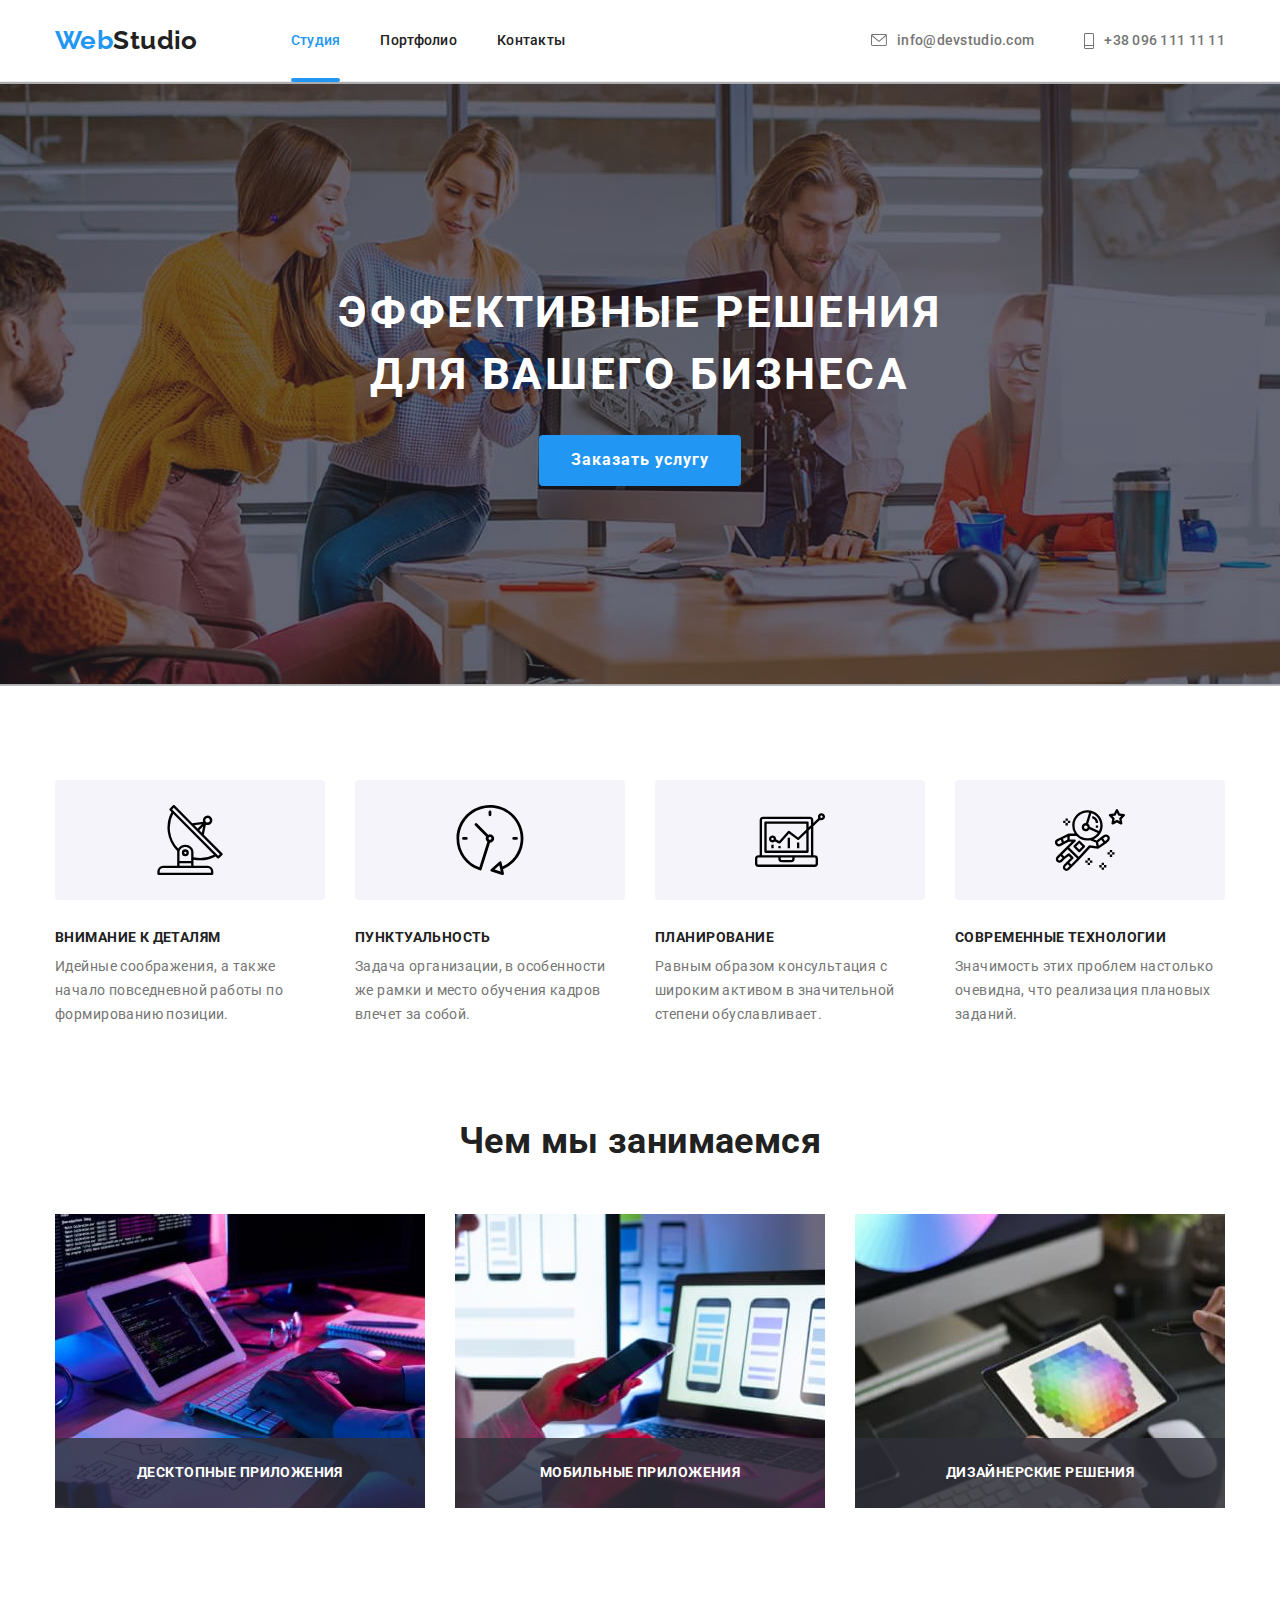
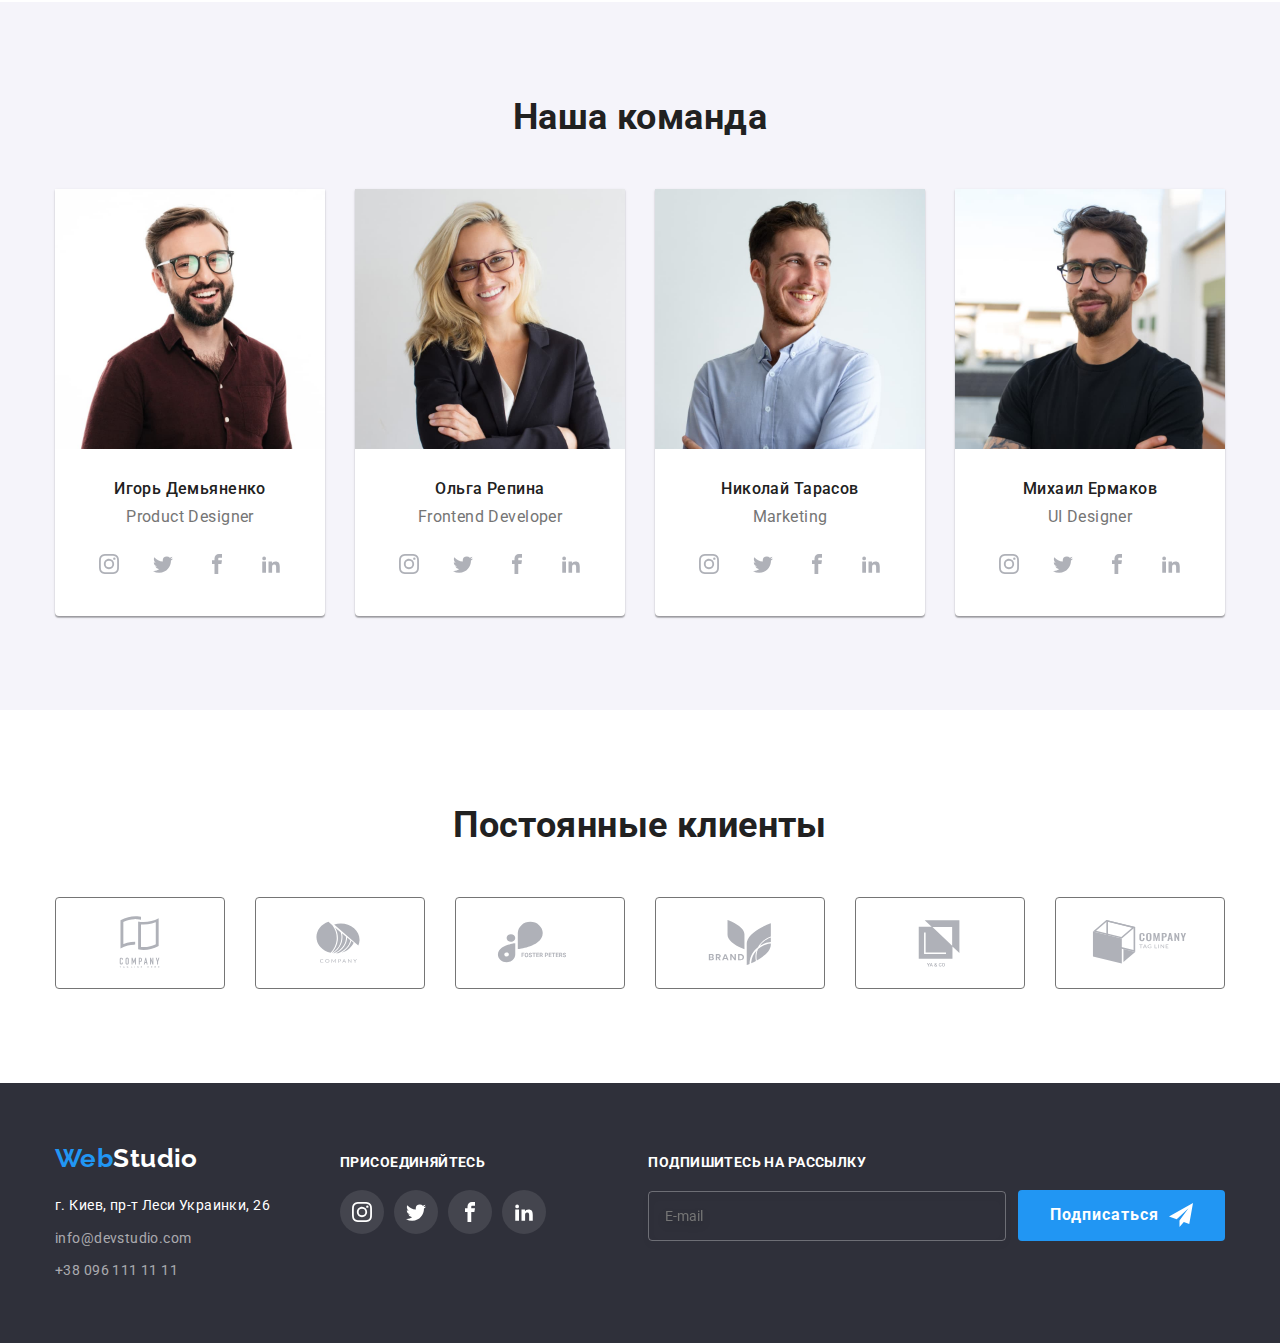
<file: index.html>
<!DOCTYPE html>
<html lang="ru">
  <head>
    <meta charset="UTF-8" />
    <meta
      http-equiv="X-UA-Compatible"
      content="IE=edge"
    />
    <meta
      name="viewport"
      content="width=device-width, initial-scale=1.0"
    />
    <link
      href="https://fonts.googleapis.com/css2?family=Raleway:wght@700&family=Roboto:wght@400;500;700;900&display=swap"
      rel="stylesheet"
    />
    <link
      rel="stylesheet"
      href="https://cdnjs.cloudflare.com/ajax/libs/modern-normalize/1.1.0/modern-normalize.min.css"
    />
    <link
      rel="stylesheet"
      href="./style/styles.css"
    />
    <title>goit-markup-hw-05</title>
  </head>
  <body>
    <!-- Шапка -->
    <header>
      <div class="conteiner main-nav">
        <nav class="navigator">
          <a
            href="./index.html"
            class="logo header-logo"
            ><span class="logo-accent">Web</span
            >Studio</a
          >
          <ul class="site-nav list">
            <li class="site-nav__item">
              <a
                href="./index.html"
                class="site-nav__link curent"
                >Студия</a
              >
            </li>
            <li class="site-nav__item">
              <a
                href="./portfolio.html"
                class="site-nav__link"
                >Портфолио</a
              >
            </li>
            <li class="site-nav__item">
              <a href="" class="site-nav__link"
                >Контакты</a
              >
            </li>
          </ul>
        </nav>
        <ul class="contact__list list">
          <li class="contact__item">
            <a
              href="tomail:info@devstudio.com"
              class="contact__link"
            >
              <svg
                class="contact__icon"
                width="16"
                height="12"
              >
                <use
                  href="./images/icons.svg/header.svg#icon-envelope-hover"
                ></use>
              </svg>
              info@devstudio.com
            </a>
          </li>
          <li class="contact__item">
            <a
              href="tel:+380961111111"
              class="contact__link"
            >
              <svg
                class="contact__icon"
                width="10"
                height="16"
              >
                <use
                  href="./images/icons.svg/header.svg#icon-Vector-2"
                ></use>
              </svg>
              +38 096 111 11 11</a
            >
          </li>
        </ul>
      </div>
    </header>
    <!-- Hero -->
    <main>
      <section class="hero">
        <div class="conteiner">
          <h1 class="hero_title">
            Эффективные решения<br />для вашего
            бизнеса
          </h1>
          <button
            type="button"
            class="button"
            data-modal-open
          >
            Заказать услугу
          </button>
        </div>
      </section>
      <!-- feature -->
      <section class="section">
        <div class="conteiner">
          <h2 class="visually-hidden">
            Позиция сайта
          </h2>
          <ul class="feature__list list">
            <li class="feature__item">
              <div class="feature-conteiner">
                <svg
                  class="feature-conteiner__icon"
                  width="70"
                  height="70"
                >
                  <use
                    href="./images/icons.svg/sprite.svg#icon-antenna-1"
                  ></use>
                </svg>
              </div>
              <h3
                class="feature-conteiner__title"
              >
                Внимание к деталям
              </h3>
              <p
                class="feature-conteiner__paragraf"
              >
                Идейные соображения, а также
                начало повседневной работы по
                формированию позиции.
              </p>
            </li>
            <li class="feature__item">
              <div class="feature-conteiner">
                <svg
                  class="feature-conteiner__icon"
                  width="70"
                  height="70"
                >
                  <use
                    href="./images/icons.svg/sprite.svg#icon-clock-1"
                  ></use>
                </svg>
              </div>
              <h3
                class="feature-conteiner__title"
              >
                Пунктуальность
              </h3>
              <p
                class="feature-conteiner__paragraf"
              >
                Задача организации, в особенности
                же рамки и место обучения кадров
                влечет за собой.
              </p>
            </li>
            <li class="feature__item">
              <div class="feature-conteiner">
                <svg
                  class="feature-conteiner__icon"
                  width="70"
                  height="70"
                >
                  <use
                    href="./images/icons.svg/sprite.svg#icon-diagram-1"
                  ></use>
                </svg>
              </div>
              <h3
                class="feature-conteiner__title"
              >
                Планирование
              </h3>
              <p
                class="feature-conteiner__paragraf"
              >
                Равным образом консультация с
                широким активом в значительной
                степени обуславливает.
              </p>
            </li>
            <li class="feature__item">
              <div class="feature-conteiner">
                <svg
                  class="feature-conteiner__icon"
                  width="70"
                  height="70"
                >
                  <use
                    href="./images/icons.svg/sprite.svg#icon-astronaut-1"
                  ></use>
                </svg>
              </div>
              <h3
                class="feature-conteiner__title"
              >
                Современные технологии
              </h3>
              <p
                class="feature-conteiner__paragraf"
              >
                Значимость этих проблем настолько
                очевидна, что реализация плановых
                заданий.
              </p>
            </li>
          </ul>
        </div>
      </section>
      <!-- About -->
      <section class="section padding">
        <div class="conteiner">
          <h2 class="title">Чем мы занимаемся</h2>
          <ul class="about__list list">
            <li class="about__item">
              <img
                src="./images/img1.jpg"
                alt="комп"
                width="370"
              />
              <div class="photo-text">
                <p class="photo-paragraf">
                  Десктопные приложения
                </p>
              </div>
            </li>
            <li class="about__item">
              <img
                src="./images/img2.jpg"
                alt="телефон"
                width="370"
              />
              <div class="photo-text">
                <p class="photo-paragraf">
                  Мобильные приложения
                </p>
              </div>
            </li>
            <li class="about__item">
              <img
                src="./images/img3.jpg"
                alt="планшет"
                width="370"
              />
              <div class="photo-text">
                <p class="photo-paragraf">
                  Дизайнерские решения
                </p>
              </div>
            </li>
          </ul>
        </div>
      </section>
      <!-- Team -->
      <section class="about-team section">
        <div class="conteiner">
          <h2 class="title">Наша команда</h2>
          <ul class="team__list list">
            <li class="team__item">
              <img
                src="./images/img(4)(1).jpg"
                alt="парень"
                width="270"
              />
              <h3 class="team__name">
                Игорь Демьяненко
              </h3>
              <p class="team__profession">
                Product Designer
              </p>
              <ul class="social__list list">
                <li class="social__item">
                  <a href="" class="social__link">
                    <svg
                      class="social__logo"
                      width="20"
                      height="20"
                    >
                      <use
                        href="./images/icons.svg/sprite.svg#icon-instagram"
                      ></use></svg
                  ></a>
                </li>
                <li class="social__item">
                  <a href="" class="social__link">
                    <svg
                      class="social__logo"
                      width="20"
                      height="20"
                    >
                      <use
                        href="./images/icons.svg/sprite.svg#icon-twitter"
                      ></use></svg
                  ></a>
                </li>
                <li class="social__item">
                  <a href="" class="social__link">
                    <svg
                      class="social__logo"
                      width="20"
                      height="20"
                    >
                      <use
                        href="./images/icons.svg/sprite.svg#icon-facebook"
                      ></use></svg
                  ></a>
                </li>
                <li class="social__item">
                  <a href="" class="social__link">
                    <svg
                      class="social__logo"
                      width="20"
                      height="20"
                    >
                      <use
                        href="./images/icons.svg/sprite.svg#icon-linkedin2"
                      ></use></svg
                  ></a>
                </li>
              </ul>
            </li>
            <li class="team__item">
              <img
                src="./images/img(5)(1).jpg"
                alt="девушка"
                width="270"
              />
              <h3 class="team__name">
                Ольга Репина
              </h3>
              <p class="team__profession">
                Frontend Developer
              </p>
              <ul class="social__list list">
                <li class="social__item">
                  <a href="" class="social__link">
                    <svg
                      class="social__logo"
                      width="20"
                      height="20"
                    >
                      <use
                        href="./images/icons.svg/sprite.svg#icon-instagram"
                      ></use></svg
                  ></a>
                </li>
                <li class="social__item">
                  <a href="" class="social__link">
                    <svg
                      class="social__logo"
                      width="20"
                      height="20"
                    >
                      <use
                        href="./images/icons.svg/sprite.svg#icon-twitter"
                      ></use></svg
                  ></a>
                </li>
                <li class="social__item">
                  <a href="" class="social__link">
                    <svg
                      class="social__logo"
                      width="20"
                      height="20"
                    >
                      <use
                        href="./images/icons.svg/sprite.svg#icon-facebook"
                      ></use></svg
                  ></a>
                </li>
                <li class="social__item">
                  <a href="" class="social__link">
                    <svg
                      class="social__logo"
                      width="20"
                      height="20"
                    >
                      <use
                        href="./images/icons.svg/sprite.svg#icon-linkedin2"
                      ></use></svg
                  ></a>
                </li>
              </ul>
            </li>
            <li class="team__item">
              <img
                src="./images/img(6)(1).jpg"
                alt="парень"
                width="270"
              />
              <h3 class="team__name">
                Николай Тарасов
              </h3>
              <p class="team__profession">
                Marketing
              </p>
              <ul class="social__list list">
                <li class="social__item">
                  <a href="" class="social__link">
                    <svg
                      class="social__logo"
                      width="20"
                      height="20"
                    >
                      <use
                        href="./images/icons.svg/sprite.svg#icon-instagram"
                      ></use></svg
                  ></a>
                </li>
                <li class="social__item">
                  <a href="" class="social__link">
                    <svg
                      class="social__logo"
                      width="20"
                      height="20"
                    >
                      <use
                        href="./images/icons.svg/sprite.svg#icon-twitter"
                      ></use></svg
                  ></a>
                </li>
                <li class="social__item">
                  <a href="" class="social__link">
                    <svg
                      class="social__logo"
                      width="20"
                      height="20"
                    >
                      <use
                        href="./images/icons.svg/sprite.svg#icon-facebook"
                      ></use></svg
                  ></a>
                </li>
                <li class="social__item">
                  <a href="" class="social__link">
                    <svg
                      class="social__logo"
                      width="20"
                      height="20"
                    >
                      <use
                        href="./images/icons.svg/sprite.svg#icon-linkedin2"
                      ></use></svg
                  ></a>
                </li>
              </ul>
            </li>
            <li class="team__item">
              <img
                src="./images/img(7)(1).jpg"
                alt="парень в очках"
                width="270"
              />
              <h3 class="team__name">
                Михаил Ермаков
              </h3>
              <p class="team__profession">
                UI Designer
              </p>
              <ul class="social__list list">
                <li class="social__item">
                  <a href="" class="social__link">
                    <svg
                      class="social__logo"
                      width="20"
                      height="20"
                    >
                      <use
                        href="./images/icons.svg/sprite.svg#icon-instagram"
                      ></use></svg
                  ></a>
                </li>
                <li class="social__item">
                  <a href="" class="social__link">
                    <svg
                      class="social__logo"
                      width="20"
                      height="20"
                    >
                      <use
                        href="./images/icons.svg/sprite.svg#icon-twitter"
                      ></use></svg
                  ></a>
                </li>
                <li class="social__item">
                  <a href="" class="social__link">
                    <svg
                      class="social__logo"
                      width="20"
                      height="20"
                    >
                      <use
                        href="./images/icons.svg/sprite.svg#icon-facebook"
                      ></use></svg
                  ></a>
                </li>
                <li class="social__item">
                  <a href="" class="social__link">
                    <svg
                      class="social__logo"
                      width="20"
                      height="20"
                    >
                      <use
                        href="./images/icons.svg/sprite.svg#icon-linkedin2"
                      ></use></svg
                  ></a>
                </li>
              </ul>
            </li>
          </ul>
        </div>
      </section>
      <!-- Company -->
      <section class="section company">
        <div class="conteiner">
          <h2 class="title">
            Постоянные клиенты
          </h2>
          <ul class="company__list list">
            <li class="company__item">
              <a href="" class="company__link">
                <svg
                  class="company__icon"
                  width="106"
                  height="60"
                >
                  <use
                    href="./images/icons.svg/sprite.svg#icon-Logo-1"
                  ></use>
                </svg>
              </a>
            </li>
            <li class="company__item">
              <a href="" class="company__link">
                <svg
                  class="company__icon"
                  width="106"
                  height="60"
                >
                  <use
                    href="./images/icons.svg/sprite.svg#icon-Logo-2"
                  ></use>
                </svg>
              </a>
            </li>
            <li class="company__item">
              <a href="" class="company__link">
                <svg
                  class="company__icon"
                  width="106"
                  height="60"
                >
                  <use
                    href="./images/icons.svg/sprite.svg#icon-Logo-3"
                  ></use>
                </svg>
              </a>
            </li>
            <li class="company__item">
              <a href="" class="company__link">
                <svg
                  class="company__icon"
                  width="106"
                  height="60"
                >
                  <use
                    href="./images/icons.svg/sprite.svg#icon-Logo-4"
                  ></use>
                </svg>
              </a>
            </li>
            <li class="company__item">
              <a href="" class="company__link">
                <svg
                  class="company__icon"
                  width="106"
                  height="60"
                >
                  <use
                    href="./images/icons.svg/sprite.svg#icon-Logo"
                  ></use>
                </svg>
              </a>
            </li>
            <li class="company__item">
              <a href="" class="company__link">
                <svg
                  class="company__icon"
                  width="106"
                  height="60"
                >
                  <use
                    href="./images/icons.svg/sprite.svg#icon-Logo-6"
                  ></use>
                </svg>
              </a>
            </li>
          </ul>
        </div>
      </section>
    </main>
    <footer class="footer">
      <div class="conteiner contact-menu">
        <div>
          <a
            href="./index.html"
            class="logo footer-logo"
            ><span class="logo-accent">Web</span
            ><span class="footer-logo-accent"
              >Studio</span
            ></a
          >
          <address>
            <ul class="contact-footer list">
              <li class="contact-footer__item">
                <a
                  href="https://goo.gl/maps/BdsSgtMAJnZPHCbD8"
                  target="_blank"
                  class="contact-footer__address"
                >
                  г. Киев, пр-т Леси Украинки, 26
                </a>
              </li>
              <li class="contact-footer__item">
                <a
                  href="tomail:info@devstudio.com"
                  class="contact-footer__link"
                  >info@devstudio.com</a
                >
              </li>
              <li class="contact-footer__item">
                <a
                  href="tel:+380961111111"
                  class="contact-footer__link"
                  >+38 096 111 11 11</a
                >
              </li>
            </ul>
          </address>
        </div>
        <div class="connect">
          <h3 class="connect__title">
            присоединяйтесь
          </h3>
          <ul class="social__list list">
            <li class="social__item--margin">
              <a
                href=""
                class="social__link social__link--color"
              >
                <svg
                  class="footer-social-logo"
                  width="20"
                  height="20"
                >
                  <use
                    href="./images/icons.svg/sprite.svg#icon-instagram"
                  ></use></svg
              ></a>
            </li>
            <li class="social__item--margin">
              <a
                href=""
                class="social__link social__link--color"
              >
                <svg
                  class="footer-social-logo"
                  width="20"
                  height="20"
                >
                  <use
                    href="./images/icons.svg/sprite.svg#icon-twitter"
                  ></use></svg
              ></a>
            </li>
            <li class="social__item--margin">
              <a
                href=""
                class="social__link social__link--color"
              >
                <svg
                  class="footer-social-logo"
                  width="20"
                  height="20"
                >
                  <use
                    href="./images/icons.svg/sprite.svg#icon-facebook"
                  ></use></svg
              ></a>
            </li>
            <li class="social__item--margin">
              <a
                href=""
                class="social__link social__link--color"
              >
                <svg
                  class="footer-social-logo"
                  width="20"
                  height="20"
                >
                  <use
                    href="./images/icons.svg/sprite.svg#icon-linkedin2"
                  ></use></svg
              ></a>
            </li>
          </ul>
        </div>
        <form class="form">
          <div class="form_mail">
            <label for="E-mail" class="form_text"
              >Подпишитесь на рассылку</label
            >
            <input
              class="form_input"
              type="text"
              name="E-mail"
              id="E-mail"
              placeholder="E-mail"
            />
          </div>
          <button
            type="submit"
            class="button button-form"
          >
            Подписаться
            <svg
              class="icon-form"
              width="24"
              height="24"
            >
              <use
                href="./images/icons.svg/modal.svg#icon-icon-send"
              ></use>
            </svg>
          </button>
        </form>
      </div>
    </footer>
    <div class="backdrop is-hidden" data-modal>
      <div class="modal">
        <button
          class="modal-btn-close"
          data-modal-close
        >
          <svg
            class="modal-icon-close"
            width="20"
            height="20"
          >
            <use
              href="./images/icons.svg/modal.svg#icon-close-black"
            ></use>
          </svg>
        </button>
        <form class="form_modal">
          <p class="form_title">
            Оставьте свои данные, мы вам
            перезвоним
          </p>
          <div class="form_flex">
            <label for="name" class="form_list"
              >Имя</label
            >
            <div class="input_conteiner">
              <input
                type="text"
                name="name"
                id="name"
                class="input__line"
              />
              <svg
                class="input__icon"
                width="12"
                height="12"
              >
                <use
                  href="./images/icons.svg/modal.svg#icon-person"
                ></use>
              </svg>
            </div>
          </div>
          <div class="form_flex">
            <label for="tel" class="form_list"
              >Телефон</label
            >
            <div class="input_conteiner">
              <input
                type="tel"
                name="tel"
                id="tel"
                class="input__line"
              />
              <svg
                class="input__icon"
                width="13"
                height="13"
              >
                <use
                  href="./images/icons.svg/modal.svg#icon-tel"
                ></use>
              </svg>
            </div>
          </div>
          <div class="form_flex">
            <label for="email" class="form_list"
              >Почта</label
            >
            <div class="input_conteiner">
              <input
                type="text"
                name="mail"
                id="email"
                class="input__line"
              />
              <svg
                class="input__icon"
                width="18"
                height="18"
              >
                <use
                  href="./images/icons.svg/modal.svg#icon-mail"
                ></use>
              </svg>
            </div>
          </div>
          <div class="form_flex">
            <label for="coment" class="form_list"
              >Комментарий</label
            >
            <textarea
              name="coment"
              id="coment"
              rows="8"
              placeholder="Введите текст"
              class="textarea-modal"
            ></textarea>
          </div>
          <label class="field">
            <input
              class="checkbox"
              type="checkbox"
              name="checkbox"
              value="Соглашаюсь с рассылкой и принимаю"
            />
            <span class="icon-checkbox"></span>
            <span class="ckeckbox-text"
              >Соглашаюсь с рассылкой и принимаю
              <a href="" class="link-checkbox"
                >Условия договора</a
              ></span
            >
          </label>
          <button
            type="submit"
            class="button modal-btn"
          >
            Отправить
          </button>
        </form>
      </div>
    </div>

    <script src="./JS/modal.js"></script>
  </body>
</html>
</file>
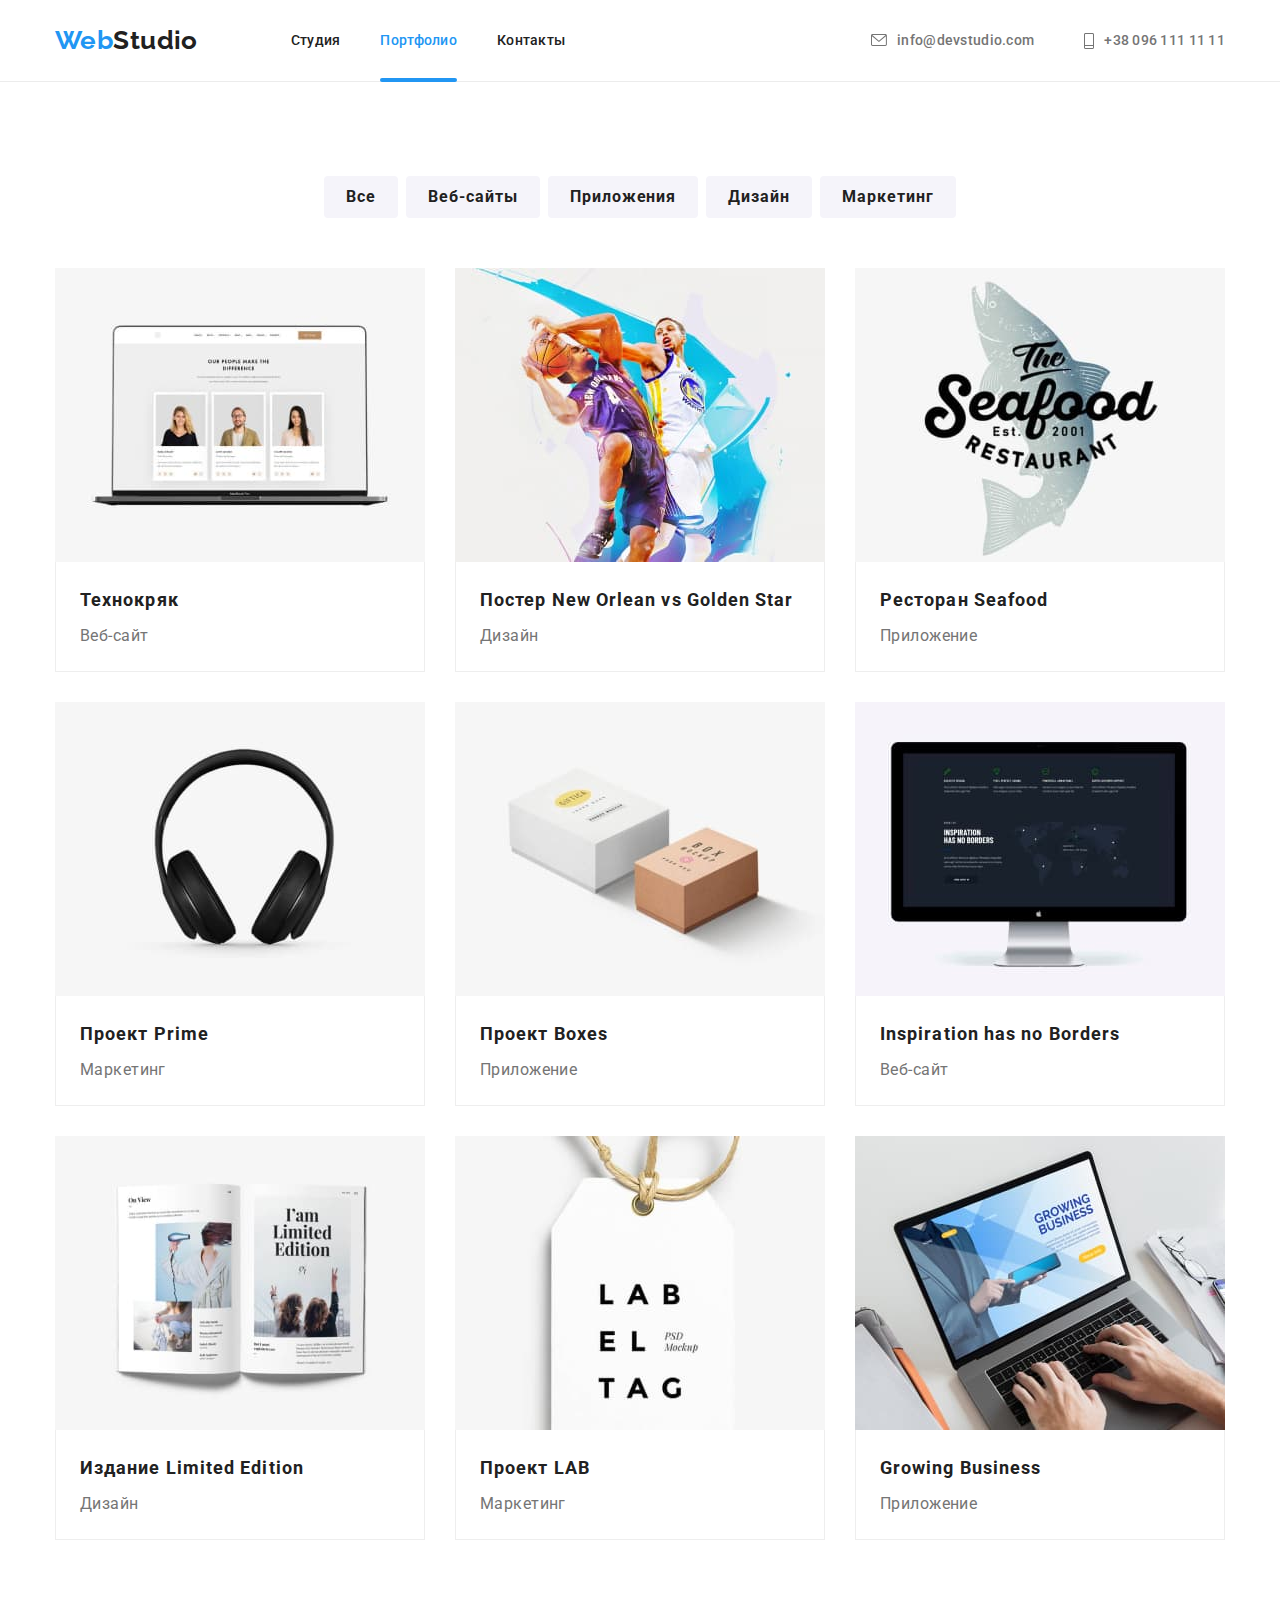
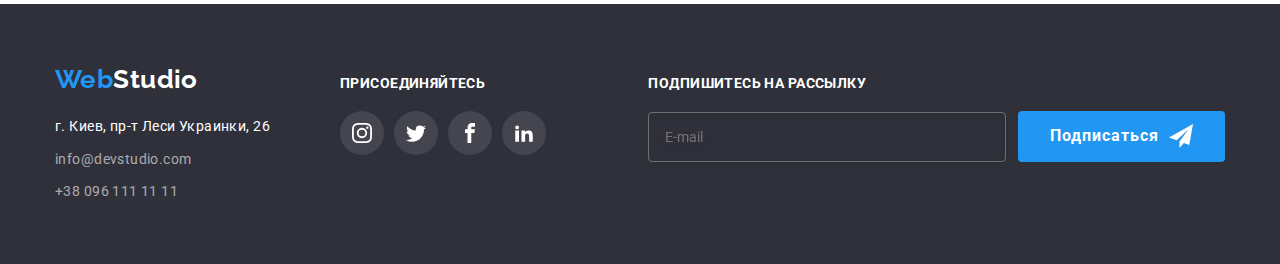
<file: portfolio.html>
<!DOCTYPE html>
<html lang="ru">
  <head>
    <meta charset="UTF-8" />
    <meta
      http-equiv="X-UA-Compatible"
      content="IE=edge"
    />
    <meta
      name="viewport"
      content="width=device-width, initial-scale=1.0"
    />
    <link
      href="https://fonts.googleapis.com/css2?family=Raleway:wght@700&family=Roboto:wght@400;500;700;900&display=swap"
      rel="stylesheet"
    />
    <link
      rel="stylesheet"
      href="https://cdnjs.cloudflare.com/ajax/libs/modern-normalize/1.1.0/modern-normalize.min.css"
    />
    <link
      rel="stylesheet"
      href="./style/styles.css"
    />
    <title>WebStudio</title>
  </head>
  <body>
    <!-- Шапка -->
    <header>
      <div class="conteiner main-nav">
        <nav class="navigator">
          <a
            href="./index.html"
            class="logo header-logo"
            ><span class="logo-accent">Web</span
            >Studio</a
          >
          <ul class="site-nav list">
            <li class="site-nav__item">
              <a
                href="./index.html"
                class="site-nav__link"
                >Студия</a
              >
            </li>
            <li class="site-nav__item">
              <a
                href="./portfolio.html"
                class="site-nav__link curent"
                >Портфолио</a
              >
            </li>
            <li class="site-nav__item">
              <a href="" class="site-nav__link"
                >Контакты</a
              >
            </li>
          </ul>
        </nav>
        <ul class="contact__list list">
          <li class="contact__item">
            <a
              href="tomail:info@devstudio.com"
              class="contact__link"
            >
              <svg
                class="contact__icon"
                width="16"
                height="12"
              >
                <use
                  href="./images/icons.svg/header.svg#icon-envelope-hover"
                ></use>
              </svg>
              info@devstudio.com
            </a>
          </li>
          <li class="contact__item">
            <a
              href="tel:+380961111111"
              class="contact__link"
            >
              <svg
                class="contact__icon"
                width="10"
                height="16"
              >
                <use
                  href="./images/icons.svg/header.svg#icon-Vector-2"
                ></use>
              </svg>
              +38 096 111 11 11</a
            >
          </li>
        </ul>
      </div>
    </header>
    <!-- Портфолио -->
    <main>
      <section class="section">
        <div class="conteiner">
          <h1 class="visually-hidden">
            Портфолио
          </h1>
          <ul class="buttons-list list">
            <li class="buttons-list__item">
              <button
                type="button"
                class="button button-portfolio"
              >
                Все
              </button>
            </li>
            <li class="buttons-list__item">
              <button
                type="button"
                class="button button-portfolio"
              >
                Веб-сайты
              </button>
            </li>
            <li class="buttons-list__item">
              <button
                type="button"
                class="button button-portfolio"
              >
                Приложения
              </button>
            </li>
            <li class="buttons-list__item">
              <button
                type="button"
                class="button button-portfolio"
              >
                Дизайн
              </button>
            </li>
            <li class="buttons-list__item">
              <button
                type="button"
                class="button button-portfolio"
              >
                Маркетинг
              </button>
            </li>
          </ul>

          <ul class="list-projects list">
            <li class="list-projects__item">
              <a
                href=""
                class="list-projects__link"
              >
                <div class="position-photo">
                  <img
                    src="./images/2.1.jpg"
                    alt="Технокряк"
                    width="370"
                  />
                  <div class="overlay-position">
                    <div
                      class="position-background"
                    >
                      <p
                        class="position-paragraf"
                      >
                        Ресурс предлагает
                        комплексные предложения с
                        разным уровнем функционала
                        и сервисов. Все это
                        позволит посетителю
                        получить исчерпывающие
                        сведения о компании или
                        частном лице.
                      </p>
                    </div>
                  </div>
                </div>
                <div class="project">
                  <h2 class="project__title">
                    Технокряк
                  </h2>
                  <p class="project__paragraf">
                    Веб-сайт
                  </p>
                </div>
              </a>
            </li>
            <li class="list-projects__item">
              <a
                href=""
                class="list-projects__link"
              >
                <div class="position-photo">
                  <img
                    src="./images/2.2.jpg"
                    alt="Постер New Orlean vs Golden Star"
                    width="370"
                  />
                  <div class="overlay-position">
                    <div
                      class="position-background"
                    >
                      <p
                        class="position-paragraf"
                      >
                        Ресурс предлагает
                        комплексные предложения с
                        разным уровнем функционала
                        и сервисов. Все это
                        позволит посетителю
                        получить исчерпывающие
                        сведения о компании или
                        частном лице.
                      </p>
                    </div>
                  </div>
                </div>
                <div class="project">
                  <h2 class="project__title">
                    Постер New Orlean vs Golden
                    Star
                  </h2>
                  <p class="project__paragraf">
                    Дизайн
                  </p>
                </div>
              </a>
            </li>
            <li class="list-projects__item">
              <a
                href=""
                class="list-projects__link"
              >
                <div class="position-photo">
                  <img
                    src="./images/2.3.jpg"
                    alt="Ресторан Seafood"
                    width="370"
                  />
                  <div class="overlay-position">
                    <div
                      class="position-background"
                    >
                      <p
                        class="position-paragraf"
                      >
                        Ресурс предлагает
                        комплексные предложения с
                        разным уровнем функционала
                        и сервисов. Все это
                        позволит посетителю
                        получить исчерпывающие
                        сведения о компании или
                        частном лице.
                      </p>
                    </div>
                  </div>
                </div>
                <div class="project">
                  <h2 class="project__title">
                    Ресторан Seafood
                  </h2>
                  <p class="project__paragraf">
                    Приложение
                  </p>
                </div>
              </a>
            </li>
            <li class="list-projects__item">
              <a
                href=""
                class="list-projects__link"
              >
                <div class="position-photo">
                  <img
                    src="./images/2.4.jpg"
                    alt="Проект Prime"
                    width="370"
                  />
                  <div class="overlay-position">
                    <div
                      class="position-background"
                    >
                      <p
                        class="position-paragraf"
                      >
                        Ресурс предлагает
                        комплексные предложения с
                        разным уровнем функционала
                        и сервисов. Все это
                        позволит посетителю
                        получить исчерпывающие
                        сведения о компании или
                        частном лице.
                      </p>
                    </div>
                  </div>
                </div>
                <div class="project">
                  <h2 class="project__title">
                    Проект Prime
                  </h2>
                  <p class="project__paragraf">
                    Маркетинг
                  </p>
                </div>
              </a>
            </li>
            <li class="list-projects__item">
              <a
                href=""
                class="list-projects__link"
              >
                <div class="position-photo">
                  <img
                    src="./images/2.5.jpg"
                    alt="Проект Boxes"
                    width="370"
                  />
                  <div class="overlay-position">
                    <div
                      class="position-background"
                    >
                      <p
                        class="position-paragraf"
                      >
                        Ресурс предлагает
                        комплексные предложения с
                        разным уровнем функционала
                        и сервисов. Все это
                        позволит посетителю
                        получить исчерпывающие
                        сведения о компании или
                        частном лице.
                      </p>
                    </div>
                  </div>
                </div>
                <div class="project">
                  <h2 class="project__title">
                    Проект Boxes
                  </h2>
                  <p class="project__paragraf">
                    Приложение
                  </p>
                </div>
              </a>
            </li>
            <li class="list-projects__item">
              <a
                href=""
                class="list-projects__link"
              >
                <div class="position-photo">
                  <img
                    src="./images/2.6.jpg"
                    alt="Inspiration has no Borders"
                    width="370"
                  />
                  <div class="overlay-position">
                    <div
                      class="position-background"
                    >
                      <p
                        class="position-paragraf"
                      >
                        Ресурс предлагает
                        комплексные предложения с
                        разным уровнем функционала
                        и сервисов. Все это
                        позволит посетителю
                        получить исчерпывающие
                        сведения о компании или
                        частном лице.
                      </p>
                    </div>
                  </div>
                </div>
                <div class="project">
                  <h2 class="project__title">
                    Inspiration has no Borders
                  </h2>
                  <p class="project__paragraf">
                    Веб-сайт
                  </p>
                </div>
              </a>
            </li>
            <li class="list-projects__item">
              <a
                href=""
                class="list-projects__link"
              >
                <div class="position-photo">
                  <img
                    src="./images/2.7.jpg"
                    alt="Издание Limited Edition"
                    width="370"
                  />
                  <div class="overlay-position">
                    <div
                      class="position-background"
                    >
                      <p
                        class="position-paragraf"
                      >
                        Ресурс предлагает
                        комплексные предложения с
                        разным уровнем функционала
                        и сервисов. Все это
                        позволит посетителю
                        получить исчерпывающие
                        сведения о компании или
                        частном лице.
                      </p>
                    </div>
                  </div>
                </div>
                <div class="project">
                  <h2 class="project__title">
                    Издание Limited Edition
                  </h2>
                  <p class="project__paragraf">
                    Дизайн
                  </p>
                </div>
              </a>
            </li>
            <li class="list-projects__item">
              <a
                href=""
                class="list-projects__link"
              >
                <div class="position-photo">
                  <img
                    src="./images/2.8.jpg"
                    alt="Проект LAB"
                    width="370"
                  />
                  <div class="overlay-position">
                    <div
                      class="position-background"
                    >
                      <p
                        class="position-paragraf"
                      >
                        Ресурс предлагает
                        комплексные предложения с
                        разным уровнем функционала
                        и сервисов. Все это
                        позволит посетителю
                        получить исчерпывающие
                        сведения о компании или
                        частном лице.
                      </p>
                    </div>
                  </div>
                </div>
                <div class="project">
                  <h2 class="project__title">
                    Проект LAB
                  </h2>
                  <p class="project__paragraf">
                    Маркетинг
                  </p>
                </div>
              </a>
            </li>
            <li class="list-projects__item">
              <a
                href=""
                class="list-projects__link"
              >
                <div class="position-photo">
                  <img
                    src="./images/2.9.jpg"
                    alt="Growing Business"
                    width="370"
                  />
                  <div class="overlay-position">
                    <div
                      class="position-background"
                    >
                      <p
                        class="position-paragraf"
                      >
                        Ресурс предлагает
                        комплексные предложения с
                        разным уровнем функционала
                        и сервисов. Все это
                        позволит посетителю
                        получить исчерпывающие
                        сведения о компании или
                        частном лице.
                      </p>
                    </div>
                  </div>
                </div>
                <div class="project">
                  <h2 class="project__title">
                    Growing Business
                  </h2>
                  <p class="project__paragraf">
                    Приложение
                  </p>
                </div>
              </a>
            </li>
          </ul>
        </div>
      </section>
    </main>
    <footer class="footer">
      <div class="conteiner contact-menu">
        <div>
          <a
            href="./index.html"
            class="logo footer-logo"
            ><span class="logo-accent">Web</span
            ><span class="footer-logo-accent"
              >Studio</span
            ></a
          >
          <address>
            <ul class="contact-footer list">
              <li class="contact-footer__item">
                <a
                  href="https://goo.gl/maps/BdsSgtMAJnZPHCbD8"
                  target="_blank"
                  class="contact-footer__address"
                >
                  г. Киев, пр-т Леси Украинки, 26
                </a>
              </li>
              <li class="contact-footer__item">
                <a
                  href="tomail:info@devstudio.com"
                  class="contact-footer__link"
                  >info@devstudio.com</a
                >
              </li>
              <li class="contact-footer__item">
                <a
                  href="tel:+380961111111"
                  class="contact-footer__link"
                  >+38 096 111 11 11</a
                >
              </li>
            </ul>
          </address>
        </div>
        <div class="connect">
          <h3 class="connect__title">
            присоединяйтесь
          </h3>
          <ul class="social__list list">
            <li class="social__item--margin">
              <a
                href=""
                class="social__link social__link--color"
              >
                <svg
                  class="footer-social-logo"
                  width="20"
                  height="20"
                >
                  <use
                    href="./images/icons.svg/sprite.svg#icon-instagram"
                  ></use></svg
              ></a>
            </li>
            <li class="social__item--margin">
              <a
                href=""
                class="social__link social__link--color"
              >
                <svg
                  class="footer-social-logo"
                  width="20"
                  height="20"
                >
                  <use
                    href="./images/icons.svg/sprite.svg#icon-twitter"
                  ></use></svg
              ></a>
            </li>
            <li class="social__item--margin">
              <a
                href=""
                class="social__link social__link--color"
              >
                <svg
                  class="footer-social-logo"
                  width="20"
                  height="20"
                >
                  <use
                    href="./images/icons.svg/sprite.svg#icon-facebook"
                  ></use></svg
              ></a>
            </li>
            <li class="social__item--margin">
              <a
                href=""
                class="social__link social__link--color"
              >
                <svg
                  class="footer-social-logo"
                  width="20"
                  height="20"
                >
                  <use
                    href="./images/icons.svg/sprite.svg#icon-linkedin2"
                  ></use></svg
              ></a>
            </li>
          </ul>
        </div>
        <form class="form">
          <div class="form_mail">
            <label for="E-mail" class="form_text"
              >Подпишитесь на рассылку</label
            >
            <input
              class="form_input"
              type="text"
              name="E-mail"
              id="E-mail"
              placeholder="E-mail"
            />
          </div>
          <button
            type="submit"
            class="button button-form"
          >
            Подписаться
            <svg
              class="icon-form"
              width="24"
              height="24"
            >
              <use
                href="./images/icons.svg/modal.svg#icon-icon-send"
              ></use>
            </svg>
          </button>
        </form>
      </div>
    </footer>
  </body>
</html>
</file>
<file: style/styles.css>
:root {
  --primary-text-color: #757575;
  --accent-color: #2196f3;
  --text-title-color: #212121;
  --text-bottons-color: white;
}

.visually-hidden {
  position: absolute;
  white-space: nowrap;
  width: 1px;
  height: 1px;
  overflow: hidden;
  border: 0;
  padding: 0;
  clip: rect(0 0 0 0);
  clip-path: inset(50%);
  margin: -1px;
}
body {
  background-color: white;
  color: var(--primary-text-color);
  font-family: 'Roboto', sans-serif;
  font-size: 14px;
  letter-spacing: 0.03em;
}

h1,
h2,
h3,
h4,
h5,
h6,
p {
  padding: 0;
  margin: 0;
}
.list {
  list-style: none;
  padding: 0;
  margin: 0;
}

.conteiner {
  width: 1200px;
  padding-left: 15px;
  padding-right: 15px;
  margin-left: auto;
  margin-right: auto;
}

.section {
  padding-top: 94px;
  padding-bottom: 94px;
}

img {
  display: block;
}

.title {
  color: var(--text-title-color);
  margin-bottom: 50px;
  font-weight: 700;
  font-size: 36px;
  line-height: 1.2;
  text-align: center;
}

/* Logo */
.logo {
  display: block;
  color: var(--text-title-color);
  font-family: Raleway;
  font-style: normal;
  font-weight: 700;
  font-size: 26px;
  line-height: 31px;
  text-decoration: none;
}

.header-logo {
  padding-top: 25px;
  padding-bottom: 25px;
  margin-left: auto;
}
.logo-accent {
  color: var(--accent-color);
}

/* Site-nav */
header {
  border-bottom: 1px solid #ececec;
}
.main-nav {
  display: flex;
  align-items: center;
}

.navigator {
  display: flex;
  align-items: center;
}

.site-nav {
  display: flex;
  margin-left: 93px;
  align-items: center;
}

.site-nav__link {
  padding-top: 32px;
  padding-bottom: 32px;
  color: var(--text-title-color);
  font-weight: 500;
  font-size: 14px;
  line-height: 1.1;
  letter-spacing: 0.02em;
  text-decoration: none;
  align-items: center;
  transition: color 250ms
    cubic-bezier(0.4, 0, 0.2, 1);
}
.site-nav__item:not(:last-child) {
  margin-right: 40px;
}

.site-nav__link:hover,
.site-nav__link:focus {
  color: var(--accent-color);
}
.site-nav__link.curent {
  color: var(--accent-color);
}

.site-nav__link.curent {
  position: relative;
}

.curent::after {
  position: absolute;
  content: '';
  left: 0;
  bottom: -2px;
  width: 100%;
  height: 4px;
  border-radius: 2px;
  background-color: var(--accent-color);
}

.contact__list {
  display: flex;
  margin-left: auto;
  align-items: center;
}
.contact__item:not(:last-child) {
  margin-right: 50px;
}

.contact__link {
  display: flex;
  align-items: center;
  padding-top: 32px;
  padding-bottom: 32px;

  color: var(--primary-text-color);
  font-weight: 500;
  font-size: 14px;
  line-height: 1.1;
  letter-spacing: 0.02em;
  text-decoration: none;
  transition: color 250ms
    cubic-bezier(0.4, 0, 0.2, 1);
}

.contact__link:hover,
.contact__link:focus {
  color: var(--accent-color);
}

.contact__icon {
  align-items: center;
  margin-right: 10px;
  fill: currentColor;
}

/* страничка index.html */
/* Hero */

.hero {
  text-align: center;
  max-width: 1600px;
  height: 480;
  margin-left: auto;
  margin-right: auto;
  background-image: linear-gradient(
      to top,
      rgba(47, 48, 58, 0.4),
      rgba(47, 48, 58, 0.4)
    ),
    url(../images/Hero.jpg);
  background-repeat: no-repeat;
  background-position: center;
  padding-top: 200px;
  padding-bottom: 200px;
}
.button {
  padding: 10px 32px;
  font-weight: 700;
  font-size: 16px;
  line-height: 1.9;
  display: inline-block;
  letter-spacing: 0.06em;
  color: var(--text-bottons-color);
  background-color: var(--accent-color);
  border-radius: 4px;
  border: none;
  transition: box-shadow 250ms
    cubic-bezier(0.4, 0, 0.2, 1);
  cursor: pointer;
}

.button:hover,
.button:focus {
  box-shadow: inset 0px 0px 4px 4px
    rgba(0, 0, 0, 0.15);
}

.hero_title {
  font-size: 44px;
  line-height: 1.4;
  letter-spacing: 0.06em;
  text-transform: uppercase;
  color: var(--text-bottons-color);
  margin-top: 0;
  margin-bottom: 30px;
}

/* peculiarities */

.feature__list {
  display: flex;
  flex-direction: row;
}

.feature__item:not(:last-child) {
  margin-right: 30px;
}

.feature-conteiner {
  background: #f5f4fa;
  border-radius: 4px;
  width: 270px;
  height: 120px;
  margin-bottom: 30px;
  display: flex;
  align-items: center;
  justify-content: center;
}

.feature-conteiner__icon {
  align-items: center;
}

.feature-conteiner__title {
  margin-top: 0;
  margin-bottom: 10px;
  color: var(--text-title-color);
  font-weight: 700;
  font-size: 14px;
  line-height: 1.1;
  letter-spacing: 0.03em;
  text-transform: uppercase;
}

.feature-conteiner__paragraf {
  width: 270px;
  font-size: 14px;
  line-height: 1.7;
  margin-top: 0;
  margin-bottom: 0;
}

/* About */
.padding {
  padding-top: 0;
}

.about__list {
  display: flex;
  flex-direction: row;
}

.about__item:not(:last-child) {
  margin-right: 30px;
}

.about__item {
  position: relative;
}

.photo-text {
  position: absolute;
  width: 100%;
  height: 70px;
  display: flex;
  justify-content: center;
  align-items: center;
  bottom: 0;
  background-color: rgba(47, 48, 58, 0.8);
}
.photo-paragraf {
  font-weight: 700;
  font-size: 14px;
  line-height: 1.2;
  text-align: center;
  letter-spacing: 0.03em;
  text-transform: uppercase;
  color: white;
}
/* About team */

.about-team {
  background: #f5f4fa;
}

.team__list {
  display: flex;
  flex-direction: row;
}

.team__item {
  background-color: var(--text-bottons-color);
  box-shadow: 0px 1px 3px rgba(0, 0, 0, 0.12),
    0px 1px 1px rgba(0, 0, 0, 0.14),
    0px 2px 1px rgba(0, 0, 0, 0.2);
  border-radius: 0px 0px 4px 4px;
}
.team__item:not(:last-child) {
  margin-right: 30px;
}
.team__name {
  color: var(--text-title-color);
  margin-top: 30px;
  margin-bottom: 10px;
  font-weight: 500;
  font-size: 16px;
  line-height: 1.2;
  text-align: center;
}

.team__profession {
  color: var(--primary-text-color);
  margin-top: 0;
  margin-bottom: 16px;
  font-size: 16px;
  line-height: 1.1;
  text-align: center;
}

.social__list {
  display: flex;
  margin-bottom: 30px;
  justify-content: center;
}

.social__item:not(:last-child) {
  margin-right: 10px;
}

.social__link {
  width: 44px;
  height: 44px;
  display: flex;
  justify-content: center;
  align-items: center;
  color: #afb1b8;
  border-radius: 50%;
  transition: background-color 250ms
      cubic-bezier(0.4, 0, 0.2, 1),
    border-radius 250ms
      cubic-bezier(0.4, 0, 0.2, 1);
}

.social__link:hover,
.social__link:focus {
  color: var(--text-bottons-color);
  background-color: var(--accent-color);
  border-radius: 50%;
}

.social__logo {
  fill: currentColor;
}

/* Compay */

.company__list {
  display: flex;
}

.company__item:not(:last-child) {
  margin-right: 30px;
}

.company__link {
  display: flex;
  justify-content: center;
  align-items: center;
  color: #afb1b8;
  border: 1px solid var(--primary-text-color);
  border-radius: 4px;
  width: 170px;
  height: 92px;

  transition: border 250ms
      cubic-bezier(0.4, 0, 0.2, 1),
    color 250ms cubic-bezier(0.4, 0, 0.2, 1);
}

.company__link:hover,
.company__link:focus {
  color: var(--accent-color);
  border: 1px solid var(--accent-color);
}

.company__icon {
  fill: currentColor;
}

/* footer */

.footer {
  background-color: #2f303a;
  padding-top: 60px;
  padding-bottom: 60px;
}

.contact-menu {
  display: flex;
  align-items: baseline;
}

.footer-logo {
  margin-bottom: 20px;
}
.footer-logo-accent {
  color: var(--text-bottons-color);
}

.contact-footer__item:not(:last-child) {
  margin-bottom: 9px;
}

.contact-footer__link {
  font-size: 14px;
  line-height: 1.7;
  color: rgba(255, 255, 255, 0.6);
  text-decoration: none;
  font-style: normal;
  transition: color 250ms
    cubic-bezier(0.4, 0, 0.2, 1);
}

.contact-footer__link:hover,
.contact-footer__link:focus {
  color: var(--accent-color);
}

.contact-footer__address {
  font-style: normal;
  text-decoration: none;
  font-size: 14px;
  line-height: 1.7;
  color: var(--text-bottons-color);
}

.connect {
  margin-left: 70px;
}

.connect__title {
  font-family: 'Roboto';
  font-weight: 700;
  font-size: 14px;
  line-height: 16px;
  letter-spacing: 0.03em;
  color: var(--text-bottons-color);
  text-transform: uppercase;
  margin-bottom: 20px;
}

.social__item--margin:not(:last-child) {
  margin-right: 10px;
}

.social__link--color {
  background: rgba(255, 255, 255, 0.1);
  transition: background-color 250ms
    cubic-bezier(0.4, 0, 0.2, 1);
}

.footer-social-logo {
  fill: var(--text-bottons-color);
}

.form {
  display: flex;
  margin-left: auto;
  align-items: flex-end;
}

.form_mail {
  display: flex;
  flex-direction: column;
  margin-right: 12px;
}

.form_text {
  margin-bottom: 20px;
  font-weight: 700;
  font-size: 14px;
  line-height: 1.2;
  letter-spacing: 0.03em;
  text-transform: uppercase;
  color: #ffffff;
}

.form_input {
  height: 50px;
  width: 358px;
  padding-left: 16px;
  background-color: transparent;
  border: 1px solid rgba(255, 255, 255, 0.3);
  filter: drop-shadow(
    0px 4px 4px rgba(0, 0, 0, 0.15)
  );
  border-radius: 4px;
  color: rgba(255, 255, 255, 0.6);
  outline: none;
  transition: border-color 250ms
    cubic-bezier(0.4, 0, 0.2, 1);
}

.footer-mail-input:hover,
.footer-mail-input:focus {
  border-color: var(--accent-color);
}

.footer-mail input::placeholder {
  font-weight: 400;
  font-size: 16px;
  line-height: 1.25;
  letter-spacing: 0.03em;
  color: rgba(255, 255, 255, 0.6);
}

.button-form {
  display: flex;
  justify-content: center;
  align-items: center;
}

.icon-form {
  margin-left: 10px;
  fill: currentColor;
}
/* portfolio.html */

.buttons-list {
  display: flex;
  justify-content: center;
  margin-top: 0;
  margin-bottom: 50px;
}
.buttons-list__item:not(:last-child) {
  margin-right: 8px;
}

.button-portfolio {
  padding: 6px 22px;
  color: var(--text-title-color);
  background-color: #f5f4fa;
  transition: color 250ms
      cubic-bezier(0.4, 0, 0.2, 1),
    background-color 250ms
      cubic-bezier(0.4, 0, 0.2, 1),
    box-shadow 250ms cubic-bezier(0.4, 0, 0.2, 1);
}

.button-portfolio:hover,
.button-portfolio:focus {
  color: var(--text-bottons-color);
  background-color: var(--accent-color);
  box-shadow: 0px 3px 1px rgba(0, 0, 0, 0.1),
    0px 1px 2px rgba(0, 0, 0, 0.08),
    0px 2px 2px rgba(0, 0, 0, 0.12);
}

.list-projects {
  display: flex;
  flex-wrap: wrap;
  margin-right: -30px;
  margin-bottom: -30px;
}

.list-projects__item {
  flex-basis: calc(100% / 3 - 30px);
  margin-right: 30px;
  margin-bottom: 30px;
}

.list-projects__item:nth-child(3n + 3) {
  margin-right: 0;
}

.list-projects__item:nth-last-child(-n + 3) {
  margin-bottom: 0;
}

.list-projects__link {
  display: block;
  text-decoration: none;
}

.list-projects__link:hover,
.list-projects__link:focus {
  box-shadow: 0px 1px 1px rgba(0, 0, 0, 0.12),
    0px 4px 4px rgba(0, 0, 0, 0.06),
    1px 4px 6px rgba(0, 0, 0, 0.16);
}

.position-photo {
  position: relative;
  overflow: hidden;
}

.overlay-position {
  top: 0;
  position: absolute;
  width: 100%;
  height: 100%;
  background-color: rgba(33, 150, 243, 0.9);
  opacity: 0;
  transform: translateY(101%);
  transition: transform 250ms
      cubic-bezier(0.4, 0, 0.2, 1),
    opacity 250ms cubic-bezier(0.4, 0, 0.2, 1);
}

.position-background {
  position: absolute;
  width: 100%;
  height: 100%;
  top: 50%;
  left: 50%;
  transform: translate(-50%, -50%);
  padding: 63px 24px;
  opacity: 0;
  transition: opacity 250ms
    cubic-bezier(0.4, 0, 0.2, 1);
}

.position-paragraf {
  font-weight: 400;
  font-size: 18px;
  line-height: 1.56;
  letter-spacing: 0.03em;
  color: #ffffff;
}
.list-projects__link:hover .overlay-position,
.list-projects__link:focus .overlay-position {
  opacity: 1;
  transform: translateY(0);
}

.list-projects__link:hover .position-background {
  opacity: 1;
}

.project {
  border-left: 1px solid #eeeeee;
  border-right: 1px solid #eeeeee;
  border-bottom: 1px solid #eeeeee;
  padding: 20px 24px;
  width: 370px;
}

.project__title {
  color: var(--text-title-color);
  font-weight: 700;
  font-size: 18px;
  line-height: 2;
  letter-spacing: 0.06em;
  text-decoration: none;
}

.project__paragraf {
  color: var(--primary-text-color);
  margin-top: 4px;
  font-size: 16px;
  line-height: 1.8;
}

/* ------------------------Madol------------------- */

.backdrop {
  position: fixed;
  top: 0;
  left: 0;
  width: 100%;
  height: 100%;
  background: rgba(0, 0, 0, 0.2);
  opacity: 1;
  transform: scale(1);
  transition: transform 250ms linear,
    opacity 250ms linear;
}

.backdrop.is-hidden {
  opacity: 0;
  pointer-events: none;
  transform: scale(0.1);
}

.modal {
  position: absolute;
  top: 50%;
  left: 50%;
  min-height: 581px;
  min-width: 528px;
  background-color: white;
  box-shadow: 0px 1px 3px rgba(0, 0, 0, 0.12),
    0px 1px 1px rgba(0, 0, 0, 0.14),
    0px 2px 1px rgba(0, 0, 0, 0.2);
  border-radius: 4px;
  transform: translate(-50%, -50%);
  opacity: 1;
  transition: transform 250ms linear,
    opacity 250ms linear;
}

.modal-btn-close {
  position: absolute;
  top: 8px;
  right: 8px;
  display: flex;
  align-items: center;
  width: 30px;
  height: 30px;
  border-radius: 50%;
  background: #ffffff;
  border: 1px solid rgba(0, 0, 0, 0.1);
  cursor: pointer;
  transition: color 250ms
    cubic-bezier(0.4, 0, 0.2, 1);
}

.modal-btn-close:hover,
.modal-btn-close:focus {
  color: var(--accent-color);
}

.modal-icon-close {
  fill: currentColor;
}

.form_modal {
  width: 100%;
  height: 100%;
  padding: 40px 40px 40px 40px;
}

.form_title {
  margin-bottom: 12px;
  font-weight: 700;
  font-size: 20px;
  line-height: 1.15;
  text-align: center;
  letter-spacing: 0.03em;
  color: var(--text-title-color);
}

.form_flex {
  display: flex;
  flex-direction: column;
  margin-bottom: 10px;
}

.form_list {
  margin-bottom: 4px;
  font-weight: 400;
  font-size: 12px;
  line-height: 1.2;
  letter-spacing: 0.01em;
  color: var(--primary-text-color);
}

.input_conteiner {
  position: relative;
}

.input__line {
  width: 100%;
  height: 40px;
  border: 1px solid rgba(33, 33, 33, 0.2);
  border-radius: 4px;
  padding: 14px 0 14px 40px;
  margin: 0;
  outline: none;
  transition: border-color 250ms
    cubic-bezier(0.4, 0, 0.2, 1);
}

.input__icon {
  position: absolute;
  top: 50%;
  left: 15px;
  transform: translateY(-50%);
  transition: fill 250ms
    cubic-bezier(0.4, 0, 0.2, 1);
}

.input__line:hover,
.input__line:focus {
  border-color: var(--accent-color);
}

.input__line:hover + .input__icon,
.input__line:focus + .input__icon {
  fill: var(--accent-color);
}

.textarea-modal {
  resize: none;
  margin: 0;
  padding: 12px 16px;
  width: 100%;
  height: 120px;
  border: 1px solid rgba(33, 33, 33, 0.2);
  border-radius: 4px;
  outline: none;
  transition: border-color 250ms
    cubic-bezier(0.4, 0, 0.2, 1);
}

.textarea-modal:hover,
.textarea-modal:focus {
  border-color: var(--accent-color);
}

.textarea-modal::placeholder {
  font-weight: 400;
  font-size: 12px;
  line-height: 1.2;
  letter-spacing: 0.01em;
  color: rgba(117, 117, 117, 0.5);
}
.field {
  margin-top: 20px;
  margin-bottom: 40px;
  display: flex;
  align-items: center;
  justify-content: center;
}
.checkbox {
  position: absolute;
  white-space: nowrap;
  width: 1px;
  height: 1px;
  overflow: hidden;
  border: 0;
  padding: 0;
  clip: rect(0 0 0 0);
  clip-path: inset(50%);
  margin: -1px;
}

.icon-checkbox {
  margin-right: 8px;
  display: inline-block;
  width: 16px;
  height: 15px;
  border: 2px solid var(--text-title-color);
  border-radius: 4px;
}

.checkbox:checked + .icon-checkbox {
  border-color: transparent;
  background-color: var(--accent-color);
  background-image: url(../images/icons.svg/icon\ check.svg);
  background-position: center;
  background-origin: border-box;
  background-repeat: no-repeat;
}

.checkbox:focus + .icon-checkbox {
  border-color: var(--accent-color);
}

.checkbox:checked:focus + .icon-checkbox {
  background-image: url(../images/icons.svg/icon\ check.svg);
}
.checkbox-text {
  font-weight: 400;
  font-size: 14px;
  line-height: 1.7;
  letter-spacing: 0.03em;
}
.link-checkbox {
  color: var(--accent-color);
}

.modal-btn {
  display: block;
  margin: 0 auto;
}
</file>
